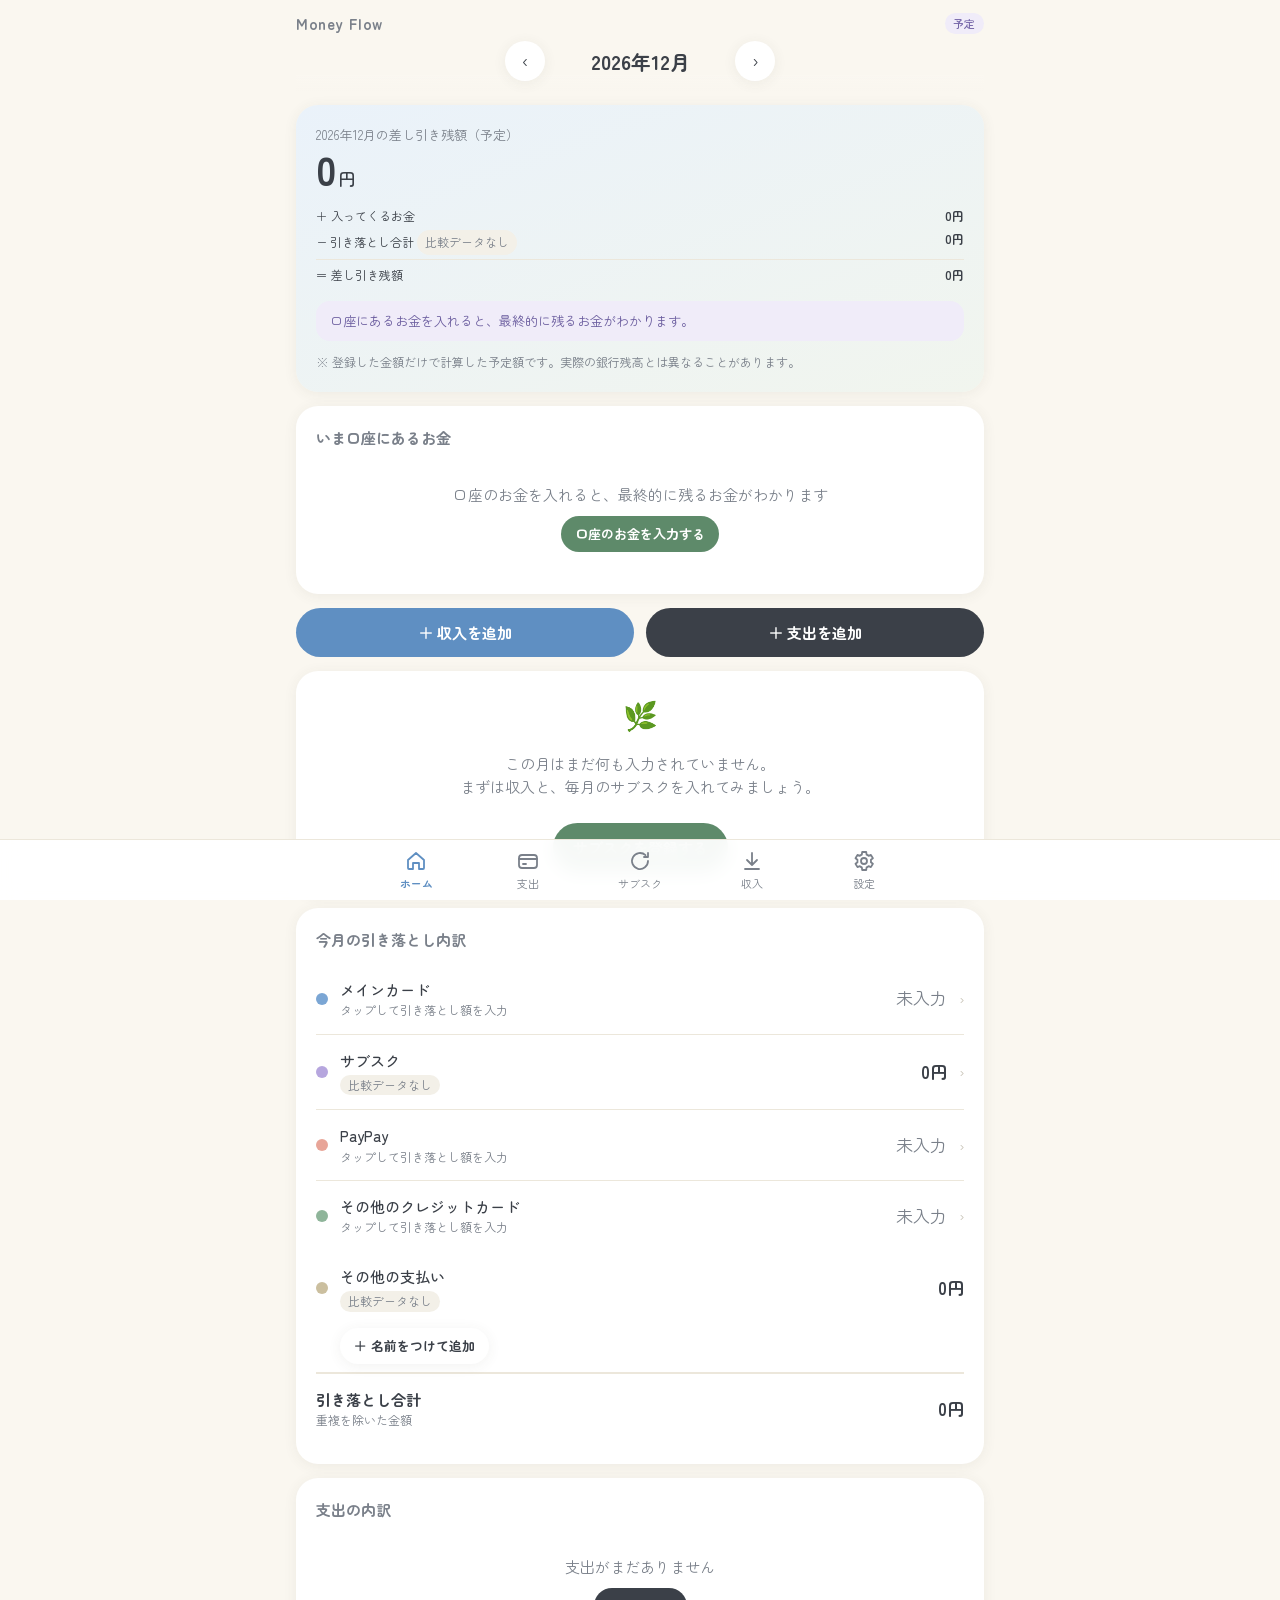
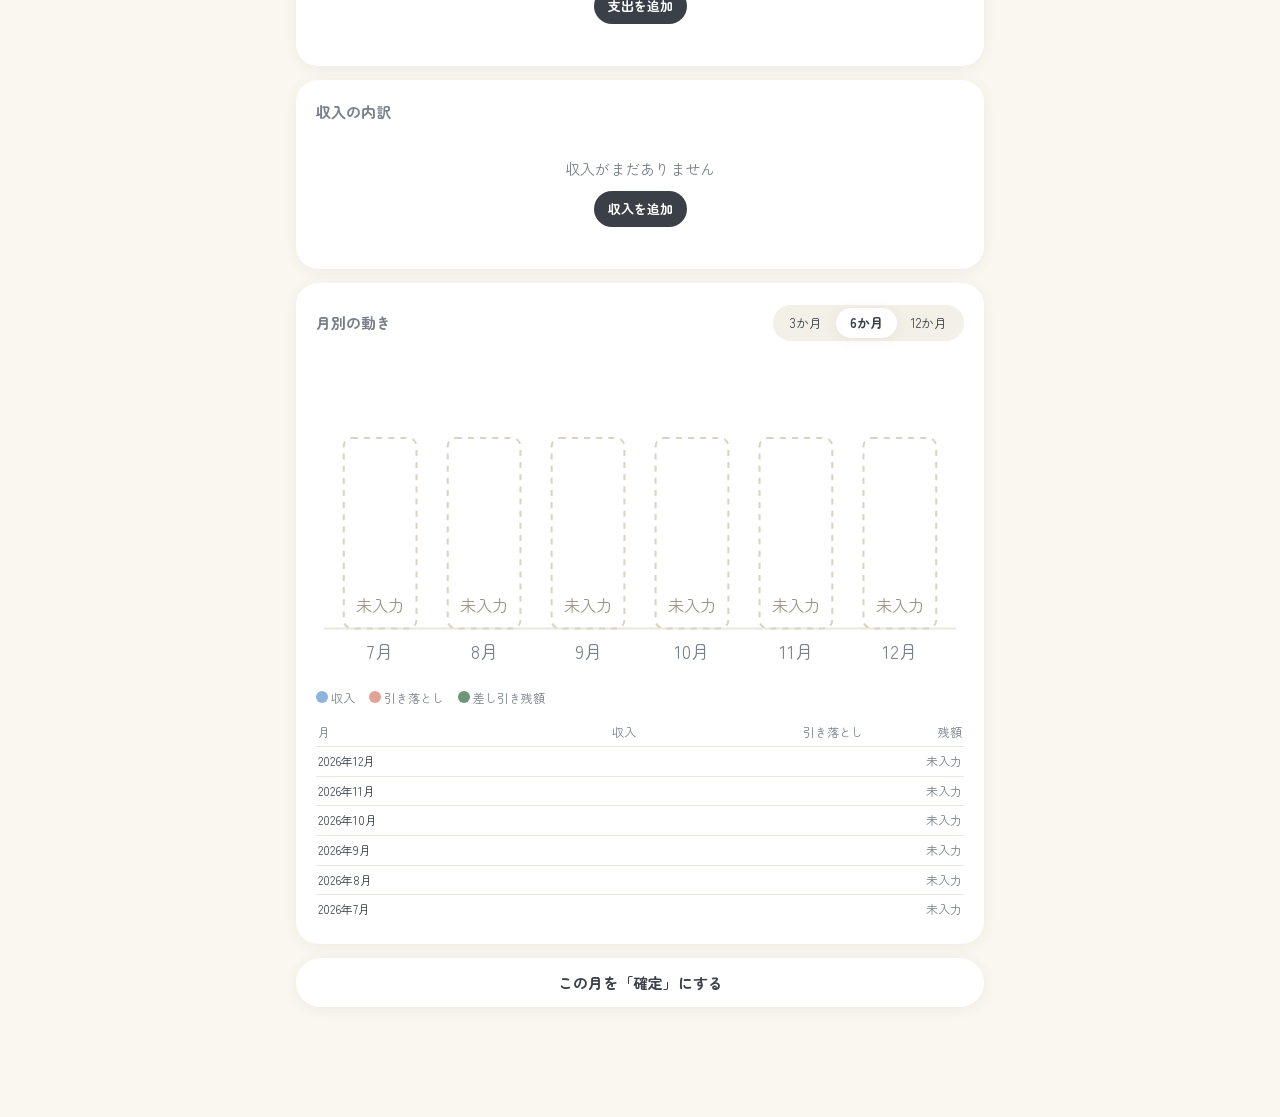
<file: index.html>
<!doctype html>
<html lang="ja">
<head>
<meta charset="utf-8">
<meta name="viewport" content="width=device-width, initial-scale=1, viewport-fit=cover">
<meta name="theme-color" content="#FAF7F0">
<title>Money Flow</title>
<link rel="manifest" href="manifest.webmanifest">
<link rel="apple-touch-icon" href="icon-180.png">
<meta name="apple-mobile-web-app-capable" content="yes">
<meta name="mobile-web-app-capable" content="yes">
<meta name="apple-mobile-web-app-title" content="Money Flow">
<meta name="apple-mobile-web-app-status-bar-style" content="default">
<link rel="preconnect" href="https://fonts.googleapis.com">
<link rel="stylesheet" href="https://fonts.googleapis.com/css2?family=Zen+Maru+Gothic:wght@400;500;700&display=swap">
<link rel="stylesheet" href="styles.css?v=6">
</head>
<body>
<div id="app"></div>
<div id="modal"></div>
<div id="keypad"></div>
<div id="dialog"></div>
<div id="update"></div>
<div id="toast" role="status" aria-live="polite"></div>
<script src="logic.js?v=6"></script>
<script src="app.js?v=6"></script>
<script>if("serviceWorker"in navigator&&location.protocol==="https:"||location.hostname==="localhost"){navigator.serviceWorker&&navigator.serviceWorker.register("sw.js").catch(function(){})}</script>
</body>
</html>
</file>
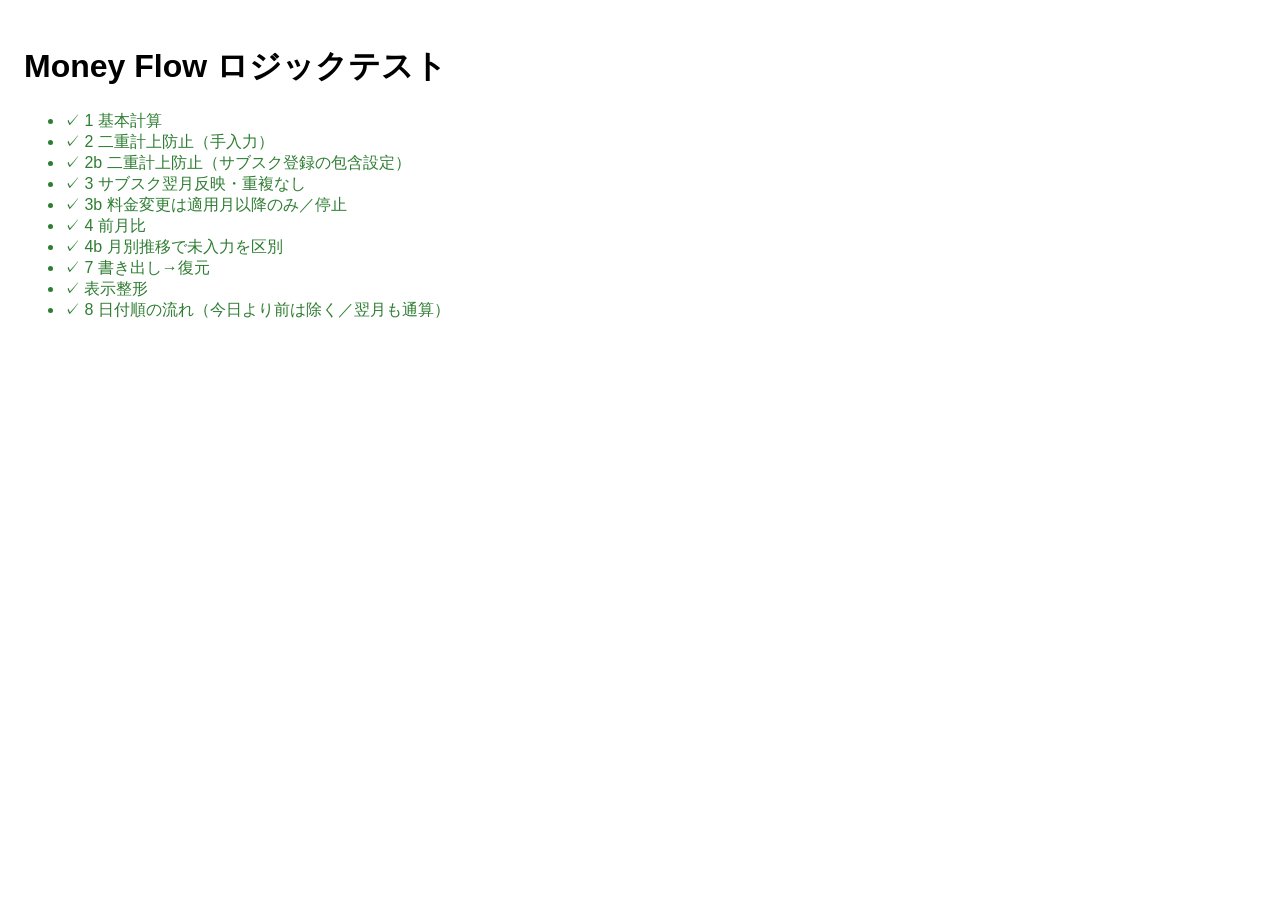
<file: tests.html>
<!doctype html>
<html lang="ja"><head><meta charset="utf-8"><title>Money Flow tests</title>
<style>body{font-family:sans-serif;padding:16px}.ok{color:#2e7d32}.ng{color:#c62828;font-weight:bold}</style></head>
<body><h1>Money Flow ロジックテスト</h1><ul id="out"></ul>
<script src="logic.js"></script>
<script>
var results = [];
function t(name, fn) {
  try { fn(); results.push([true, name]); }
  catch (e) { results.push([false, name + ' → ' + e.message]); }
}
function eq(a, b, m) { if (a !== b) throw new Error((m || '') + ' 期待 ' + b + ' / 実際 ' + a); }
var M = MF, YM = '2026-10';
function exp(d, name, cat, amt, inc, ym) {
  d.expenses.push({ id: M.uid(), name: name, category: cat, amount: amt, ym: ym || YM, day: 25, included: !!inc });
}

t('1 基本計算', function () {
  var d = M.emptyData();
  d.incomes.push({ id: 'a', name: '出演料', type: '舞台・出演料', amount: 100000, ym: YM, day: 1 });
  d.incomes.push({ id: 'b', name: 'バイト', type: 'アルバイト', amount: 80000, ym: YM, day: 1 });
  exp(d, 'メイン', 'main', 50000); exp(d, 'PayPay', 'paypay', 10000);
  exp(d, 'その他カード', 'othercard', 20000); exp(d, 'サブスク', 'sub', 5000);
  var s = M.summarize(d, YM);
  eq(s.income, 180000, '収入'); eq(s.payout, 85000, '引き落とし'); eq(s.balance, 95000, '残額');
});
t('2 二重計上防止（手入力）', function () {
  var d = M.emptyData(); exp(d, 'メイン', 'main', 50000); exp(d, 'ネトフリ', 'sub', 3000, true);
  var s = M.summarize(d, YM);
  eq(s.payout, 50000, '合計'); eq(s.byCat.sub.included, 3000, 'サブスク内訳は表示'); eq(s.subTotal, 3000);
});
t('2b 二重計上防止（サブスク登録の包含設定）', function () {
  var d = M.emptyData(); exp(d, 'メイン', 'main', 50000);
  d.subs.push({ id: 's', name: 'X', method: 'main', day: 5, startYm: YM, stopYm: null, included: true, changes: [{ fromYm: YM, amount: 3000 }] });
  eq(M.summarize(d, YM).payout, 50000);
});
t('3 サブスク翌月反映・重複なし', function () {
  var d = M.emptyData();
  d.subs.push({ id: 's', name: '動画', method: 'main', day: 5, startYm: YM, stopYm: null, included: false, changes: [{ fromYm: YM, amount: 1500 }] });
  var n = M.ymAdd(YM, 1);
  eq(M.summarize(d, n).byCat.sub.counted, 1500, '翌月');
  for (var i = 0; i < 5; i++) M.summarize(d, n);
  eq(M.subItems(d, n).length, 1, '重複なし');
  eq(M.subItems(d, M.ymAdd(YM, -1)).length, 0, '開始前は計上しない');
});
t('3b 料金変更は適用月以降のみ／停止', function () {
  var d = M.emptyData(), s = { id: 's', name: 'A', method: 'main', day: 5, startYm: '2026-08', stopYm: null, included: false, changes: [{ fromYm: '2026-08', amount: 1000 }] };
  d.subs.push(s); M.setChange(s, '2026-11', 1200);
  eq(M.subItems(d, '2026-10')[0].amount, 1000, '過去月は不変'); eq(M.subItems(d, '2026-12')[0].amount, 1200);
  s.stopYm = '2027-01'; eq(M.subItems(d, '2026-12').length, 1); eq(M.subItems(d, '2027-01').length, 0, '停止月以降は除外');
  d.subMonths['2026-12|s'] = { amount: 1350 }; eq(M.subItems(d, '2026-12')[0].amount, 1350, '月別修正');
});
t('4 前月比', function () {
  var c = M.compare(90000, 80000, true);
  eq(M.fmtDelta(c.delta), '＋10,000円'); eq(M.fmtPct(c.pct), '＋12.5%');
  var z = M.compare(5000, 0, true); eq(z.pct, null, '前月0円は率なし');
  eq(M.compare(1, 0, false).available, false, 'データなし');
  eq(M.fmtDelta(-1500), '−1,500円');
});
t('4b 月別推移で未入力を区別', function () {
  var d = M.emptyData(); exp(d, 'a', 'main', 100, false, '2026-09');
  var sr = M.series(d, YM, 3);
  eq(sr.length, 3); eq(sr[0].hasData, false); eq(sr[1].hasData, true); eq(sr[2].hasData, false);
});
t('7 書き出し→復元', function () {
  var d = M.emptyData(); exp(d, 'a', 'main', 100);
  d.incomes.push({ id: 'i', name: 'x', type: 'その他', amount: 5, ym: YM, day: 1 });
  d.subs.push({ id: 's', name: 'A', method: 'main', day: 1, startYm: YM, stopYm: null, included: false, changes: [{ fromYm: YM, amount: 9 }] });
  d.subMonths[YM + '|s'] = { amount: 10 }; d.monthStatus[YM] = 'confirmed';
  var r = M.parseImport(M.exportJSON(d));
  eq(JSON.stringify(r), JSON.stringify(d));
  var bad = false; try { M.parseImport('{"expenses":5}'); } catch (e) { bad = true; } eq(bad, true, '不正JSONは拒否');
});
t('表示整形', function () { eq(M.fmtYen(120000), '120,000円'); eq(M.fmtYen(0), '0円'); });

t('8 日付順の流れ（今日より前は除く／翌月も通算）', function () {
  var d = M.emptyData();
  d.incomes.push({ id: 'a', name: '給料', type: 'x', amount: 100000, ym: '2026-10', day: 25 });
  d.expenses.push({ id: 'b', name: 'PayPay', category: 'paypay', amount: 10000, ym: '2026-10', day: 20, included: false });
  d.expenses.push({ id: 'c', name: 'メイン', category: 'main', amount: 50000, ym: '2026-10', day: 27, included: false });
  d.expenses.push({ id: 'e', name: 'サブ含む', category: 'sub', amount: 3000, ym: '2026-10', day: 28, included: true });
  d.expenses.push({ id: 'f', name: '来月', category: 'main', amount: 20000, ym: '2026-11', day: 5, included: false });
  var ev = M.timeline(d, '2026-10', 23, '2026-10');
  eq(ev.length, 2, '今日(23日)以降のみ・含む分は除外'); eq(ev[0].name, '給料'); eq(ev[1].name, 'メイン');
  var ev2 = M.timeline(d, '2026-10', 23, '2026-11'); eq(ev2.length, 3, '翌月まで通算'); eq(ev2[2].ym, '2026-11');
  eq(M.timeline(d, '2026-10', 0, '2026-10').length, 3, '全日');
});

var ul = document.getElementById('out');
results.forEach(function (r) { var li = document.createElement('li'); li.className = r[0] ? 'ok' : 'ng'; li.textContent = (r[0] ? '✓ ' : '✗ ') + r[1]; ul.appendChild(li); });
document.title = results.every(function (r) { return r[0]; }) ? 'ALL PASS' : 'FAIL';
</script></body></html>
</file>
<file: styles.css>
:root{
  --bg:#FAF7F0; --card:#FFFFFF; --ink:#3B4048; --sub:#7A808A; --line:#ECE7DB;
  --blue:#A9C7E8; --blue-d:#5F8FC2; --sage:#9DBBA3; --sage-d:#5E8A6A; --sage-bg:#E8F0E9;
  --lav:#C9BFE6; --lav-bg:#F0ECF9; --coral:#E2907F; --coral-d:#C2624F; --coral-bg:#FBEBE6;
  --radius:22px; --shadow:0 2px 14px rgba(70,70,60,.07);
}
*{box-sizing:border-box;-webkit-tap-highlight-color:transparent}
html{-webkit-text-size-adjust:100%}
body{margin:0;background:var(--bg);color:var(--ink);font-family:"Zen Maru Gothic","Hiragino Maru Gothic ProN","Hiragino Sans","Yu Gothic",sans-serif;line-height:1.55;font-size:15px}
body.lock{overflow:hidden}
button{font:inherit;color:inherit;cursor:pointer;border:0;background:none;padding:0}
input,select,textarea{font:inherit;color:inherit;font-size:16px} /* 16px: iOSの自動ズーム防止 */
.shell{max-width:560px;margin:0 auto;padding:0 16px calc(96px + env(safe-area-inset-bottom))}
@media(min-width:900px){.shell{max-width:720px}}

/* header */
.top{position:sticky;top:0;z-index:5;background:linear-gradient(var(--bg) 82%,rgba(250,247,240,0));padding:calc(12px + env(safe-area-inset-top)) 0 10px;margin-bottom:4px}
.brand{display:flex;align-items:center;justify-content:space-between;font-weight:700;font-size:15px;color:var(--sub);letter-spacing:.04em}
.mswitch{display:flex;align-items:center;justify-content:center;gap:10px;margin-top:6px}
.mswitch .lbl{font-size:20px;font-weight:700;min-width:8.5em;text-align:center}
.iconbtn{width:40px;height:40px;border-radius:50%;background:var(--card);box-shadow:var(--shadow);display:grid;place-items:center;font-size:18px}
.badge{display:inline-block;font-size:11px;padding:2px 8px;border-radius:99px;background:var(--lav-bg);color:#7566A8;font-weight:500}
.badge.ok{background:var(--sage-bg);color:var(--sage-d)}

/* cards */
.card{background:var(--card);border-radius:var(--radius);box-shadow:var(--shadow);padding:20px;margin:14px 0}
.card h2{margin:0 0 12px;font-size:15px;font-weight:700;color:var(--sub)}
.hero{background:linear-gradient(160deg,#EAF2FA 0%,#F1F5EE 100%)}
.hero .big{font-size:40px;font-weight:700;letter-spacing:-.01em;line-height:1.2}
.hero .big small{font-size:18px;font-weight:500;margin-left:2px}
.hero .cap{font-size:13px;color:var(--sub)}
.pair{display:grid;grid-template-columns:1fr 1fr;gap:12px;margin-top:16px}
.pair .box{background:rgba(255,255,255,.75);border-radius:16px;padding:12px 14px}
.pair .num{font-size:20px;font-weight:700}
.note{font-size:12px;color:var(--sub);margin-top:12px}
.gentle{background:var(--coral-bg);color:#8B4A3C;border-radius:14px;padding:10px 14px;margin-top:14px;font-size:13px}
.muted{color:var(--sub)} .small{font-size:12px}

/* rows */
.row{display:flex;align-items:center;gap:12px;padding:14px 0;border-top:1px solid var(--line);width:100%;text-align:left}
.row:first-of-type{border-top:0}
.dot{width:12px;height:12px;border-radius:50%;flex:none}
.row .grow{flex:1;min-width:0}
.row .name{font-weight:500;overflow:hidden;text-overflow:ellipsis}
.row .amt{font-weight:700;font-size:17px;white-space:nowrap;text-align:right}
.row .chev{color:#C4BFB2}
.delta{display:inline-block;font-size:12px;padding:1px 8px;border-radius:99px;margin-top:2px}
.delta.up{background:var(--coral-bg);color:var(--coral-d)}
.delta.down{background:var(--sage-bg);color:var(--sage-d)}
.delta.flat,.delta.none{background:#F3F0E8;color:var(--sub)}

/* buttons */
.btn{display:inline-flex;align-items:center;justify-content:center;gap:6px;border-radius:99px;padding:13px 20px;font-weight:700;background:var(--ink);color:#fff;min-height:48px}
.btn.blue{background:var(--blue-d);color:#fff}
.btn.sage{background:var(--sage-d);color:#fff}
.btn.ghost{background:var(--card);color:var(--ink);box-shadow:var(--shadow)}
.btn.danger{background:var(--coral-bg);color:var(--coral-d)}
.btn.block{display:flex;width:100%}
.btn.sm{min-height:36px;padding:7px 14px;font-size:13px}
.actions{display:grid;grid-template-columns:1fr 1fr;gap:12px;margin:14px 0}

/* charts */
.donutwrap{display:flex;gap:18px;align-items:center;flex-wrap:wrap;justify-content:center}
.donut{width:150px;height:150px;flex:none}
.legend{flex:1;min-width:190px}
.legend .li{display:flex;align-items:center;gap:8px;padding:5px 0;font-size:13px}
.legend .li b{margin-left:auto;white-space:nowrap}
.empty{text-align:center;padding:22px 8px;color:var(--sub)}
.empty .btn{margin-top:10px}
.seg{display:inline-flex;background:#F3F0E8;border-radius:99px;padding:3px}
.seg button{padding:5px 14px;border-radius:99px;font-size:13px}
.seg button.on{background:var(--card);box-shadow:var(--shadow);font-weight:700}
.chart{width:100%;height:auto;display:block;margin-top:8px}
.mtable{width:100%;border-collapse:collapse;font-size:12px;margin-top:10px}
.mtable td,.mtable th{padding:5px 2px;text-align:right;border-top:1px solid var(--line);font-weight:400}
.mtable th:first-child,.mtable td:first-child{text-align:left}
.mtable thead th{color:var(--sub);border-top:0}

/* nav */
.nav{position:fixed;left:0;right:0;bottom:0;z-index:6;background:rgba(255,255,255,.94);backdrop-filter:blur(10px);border-top:1px solid var(--line);display:flex;justify-content:center;padding-bottom:env(safe-area-inset-bottom)}
.nav .in{display:flex;width:100%;max-width:560px}
.nav button{flex:1;padding:9px 0 8px;display:flex;flex-direction:column;align-items:center;gap:2px;font-size:11px;color:var(--sub)}
.nav button.on{color:var(--blue-d);font-weight:700}
.nav svg{width:24px;height:24px}

/* modal sheet */
#modal,#keypad,#dialog{position:fixed;inset:0;z-index:20;display:none}
#modal.show,#keypad.show,#dialog.show{display:block}
#keypad{z-index:30} #dialog{z-index:40}
.scrim{position:absolute;inset:0;background:rgba(50,52,58,.38)}
.sheet{position:absolute;left:50%;transform:translateX(-50%);bottom:0;width:100%;max-width:560px;max-height:92vh;overflow:auto;background:var(--bg);border-radius:26px 26px 0 0;padding:20px 18px calc(22px + env(safe-area-inset-bottom));animation:up .22s ease}
@keyframes up{from{transform:translate(-50%,30px);opacity:.5}to{transform:translate(-50%,0);opacity:1}}
@media(min-width:700px){#modal .sheet,#dialog .sheet{bottom:auto;top:50%;transform:translate(-50%,-50%);border-radius:26px;animation:none}}
.sheet h3{margin:0 0 14px;font-size:18px}
.field{margin:14px 0}
.field>label,.field>.lab{display:block;font-size:12px;color:var(--sub);margin-bottom:6px;font-weight:500}
.input{width:100%;padding:13px 14px;border-radius:14px;border:1.5px solid var(--line);background:#fff;outline:0;min-height:48px}
.input:focus{border-color:var(--blue)}
.amount-btn{width:100%;text-align:left;padding:12px 14px;border-radius:14px;border:1.5px solid var(--line);background:#fff;font-size:24px;font-weight:700;min-height:56px}
.amount-btn.ph{color:#B8B4A8;font-weight:400;font-size:16px}
.chips{display:flex;flex-wrap:wrap;gap:8px}
.chip{padding:9px 14px;border-radius:99px;background:#fff;border:1.5px solid var(--line);font-size:14px;min-height:40px}
.chip.on{background:var(--blue-d);border-color:var(--blue-d);color:#fff;font-weight:700}
.check{display:flex;gap:10px;align-items:flex-start;padding:12px 14px;background:#fff;border-radius:14px;border:1.5px solid var(--line);width:100%;text-align:left}
.check .box{width:22px;height:22px;border-radius:7px;border:2px solid #CFC9B8;flex:none;display:grid;place-items:center;color:#fff;font-size:14px;margin-top:1px}
.check.on .box{background:var(--sage-d);border-color:var(--sage-d)}
.stepper{display:flex;align-items:center;gap:8px}
.stepper .v{flex:1;text-align:center;font-weight:700;background:#fff;border:1.5px solid var(--line);border-radius:14px;padding:11px 6px}
.stepper .iconbtn{box-shadow:none;border:1.5px solid var(--line)}
.err{color:var(--coral-d);font-size:13px;margin-top:8px;min-height:1em}
.btnrow{display:flex;gap:10px;margin-top:16px}.btnrow .btn{flex:1}

/* keypad */
.kp{position:absolute;left:50%;transform:translateX(-50%);bottom:0;width:100%;max-width:560px;background:#fff;border-radius:26px 26px 0 0;padding:16px 16px calc(16px + env(safe-area-inset-bottom));box-shadow:0 -6px 30px rgba(0,0,0,.12);user-select:none;-webkit-user-select:none;touch-action:manipulation;animation:up .18s ease}
.kp .disp{text-align:right;font-size:34px;font-weight:700;padding:6px 6px 12px;min-height:60px;overflow:hidden;white-space:nowrap}
.kp .disp.ph{color:#C0BCB0;font-weight:400;font-size:18px;padding-top:16px}
.kp .ttl{font-size:13px;color:var(--sub);padding:0 6px}
.kp .grid{display:grid;grid-template-columns:repeat(3,1fr);gap:10px}
.kp .grid button{height:58px;border-radius:18px;background:#F6F3EA;font-size:24px;font-weight:500}
.kp .grid button:active{background:var(--blue)}
.kp .grid button.fn{background:#EFEAF8;font-size:20px}
.kp .bar{display:grid;grid-template-columns:1fr 2fr;gap:10px;margin-top:12px}

#toast{position:fixed;left:50%;bottom:calc(90px + env(safe-area-inset-bottom));transform:translateX(-50%);background:var(--ink);color:#fff;padding:10px 18px;border-radius:99px;font-size:14px;opacity:0;pointer-events:none;transition:opacity .25s;z-index:50;max-width:90vw}
#toast.show{opacity:1}
.fab-note{font-size:12px;color:var(--sub);text-align:center}
.tag{font-size:11px;padding:1px 8px;border-radius:99px;background:var(--lav-bg);color:#7566A8;margin-left:6px;white-space:nowrap}
.tag.inc{background:var(--sage-bg);color:var(--sage-d)}
.tag.off{background:#EEE;color:#888}
.gh{display:flex;align-items:center;justify-content:space-between;margin:2px 0 4px}
.gh b{font-size:15px}
.list-head{display:flex;justify-content:space-between;align-items:center;margin-top:20px}

#update{position:fixed;left:0;right:0;top:0;z-index:60;display:none;justify-content:center;padding:calc(8px + env(safe-area-inset-top)) 12px 8px}
#update.show{display:flex}
#update .in{background:var(--ink);color:#fff;border-radius:99px;padding:8px 8px 8px 18px;display:flex;align-items:center;gap:12px;font-size:14px;box-shadow:var(--shadow)}
#update button{background:#fff;color:var(--ink);border-radius:99px;padding:8px 16px;font-weight:700}
</file>
